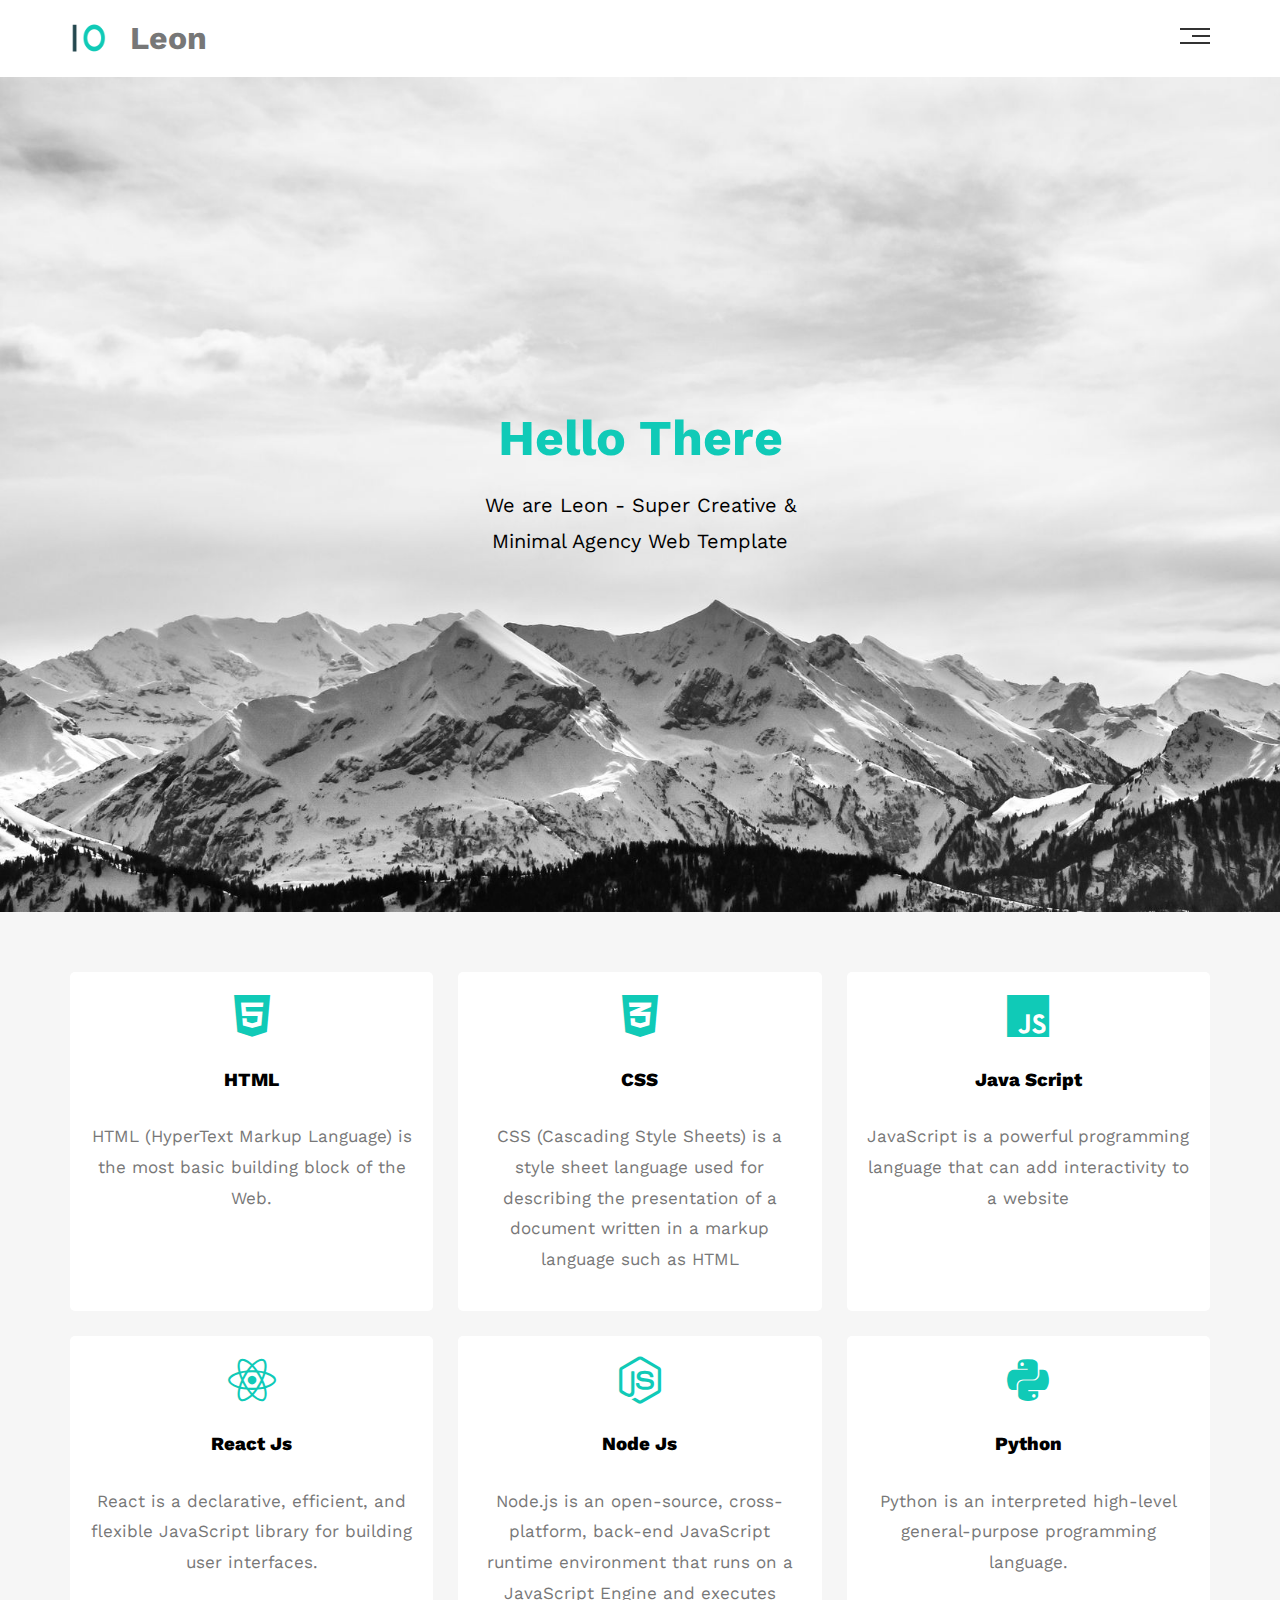
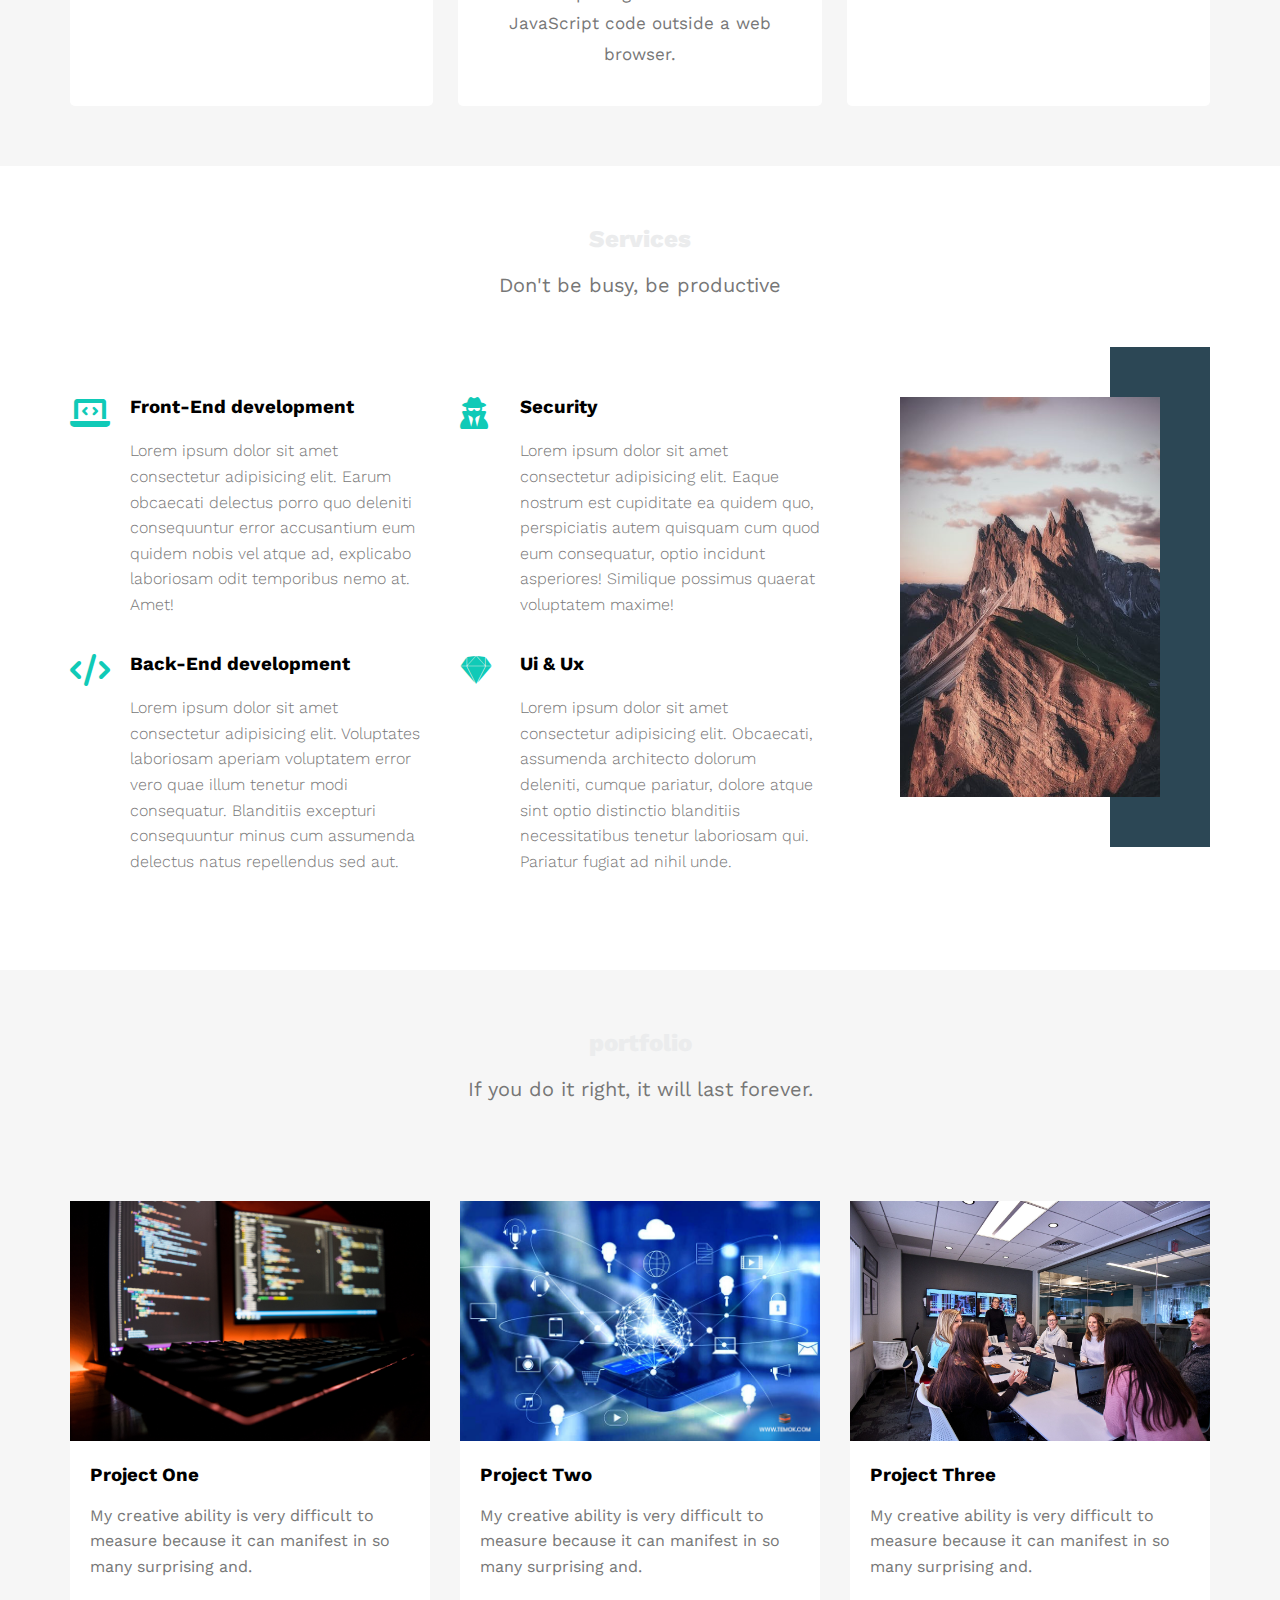
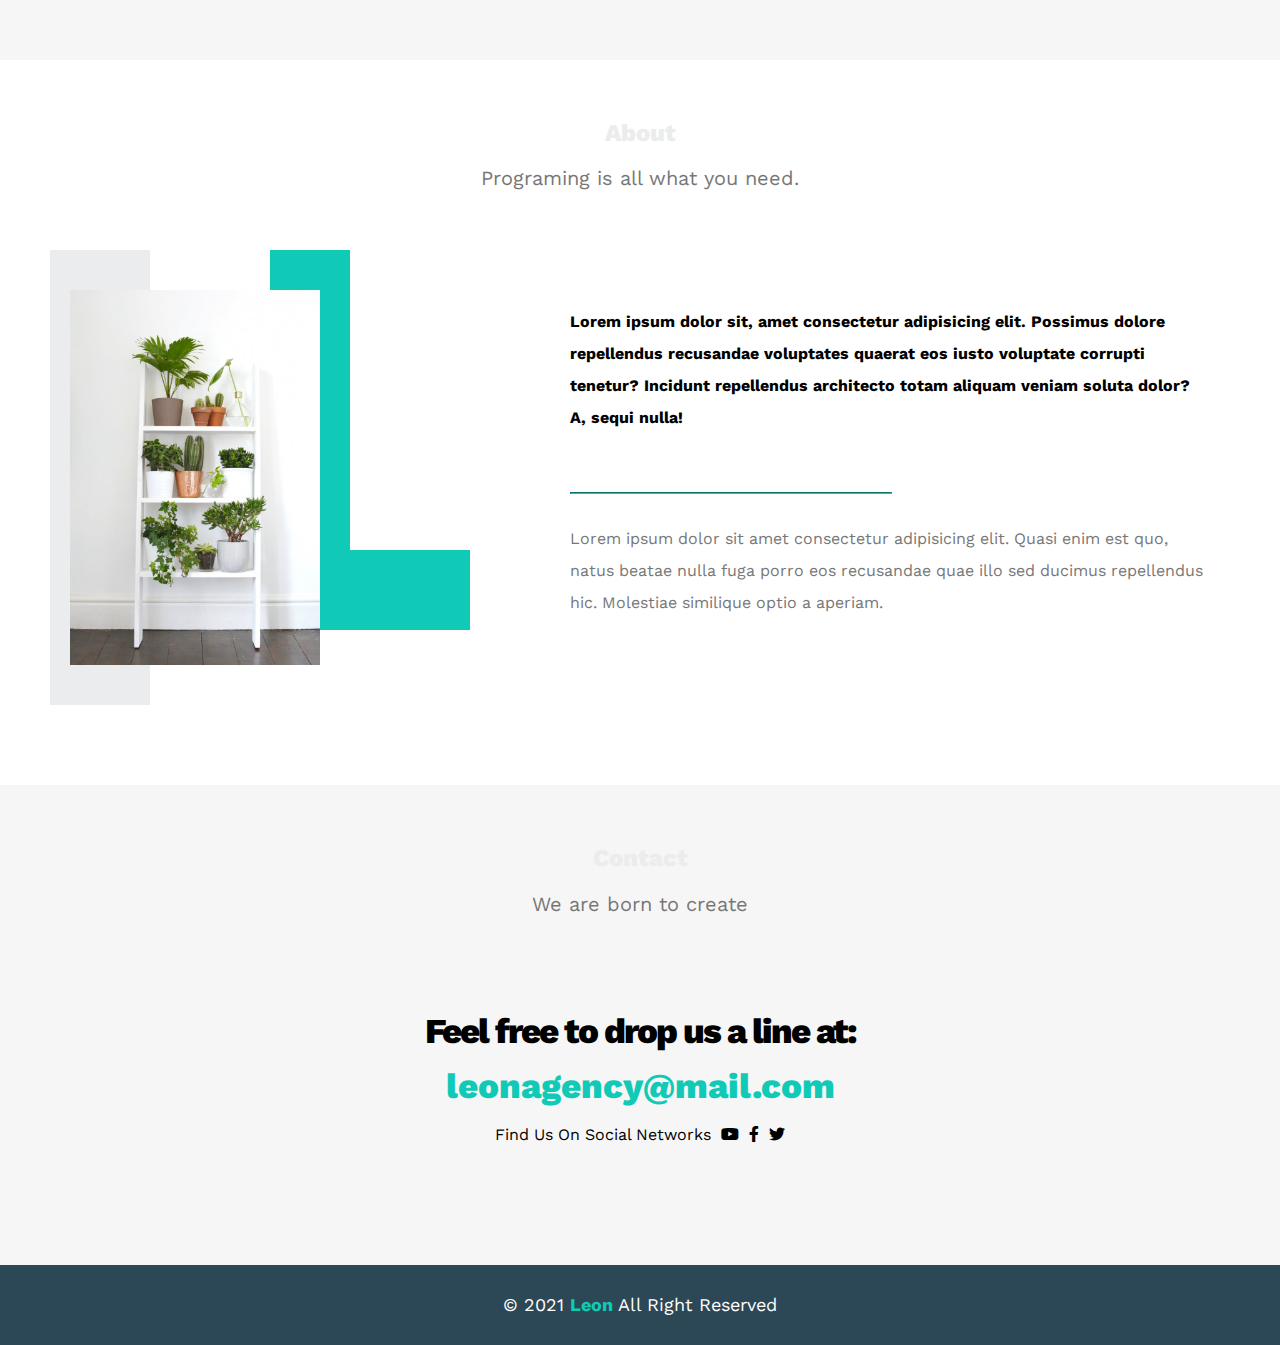
<file: index.html>
<!DOCTYPE html>
<html lang="en">
<head>
    <meta charset="UTF-8">
    <meta http-equiv="X-UA-Compatible" content="IE=edge">
    <meta name="viewport" content="width=device-width, initial-scale=1.0">
    <meta name="description" content="just click here">
    <!-- css folder -->
    <link rel="stylesheet" href="./css/style.css">
    <!-- render all elements normally -->
    <link rel="stylesheet" href="./css/normalize.css">
    <!-- Font Awesome Library -->
    <link rel="stylesheet" href="./css/all.min.css">
    <!-- google fonts "icons" -->
    <link rel="preconnect" href="https://fonts.googleapis.com">
    <link rel="preconnect" href="https://fonts.gstatic.com" crossorigin>
    <link href="https://fonts.googleapis.com/css2?family=Work+Sans:wght@200;300;400;500;600;700;800&display=swap" rel="stylesheet">
    <link rel="icon" href="./images/favicon_io/favicon.ico">
    <title>Leon</title>
</head>
<body>
    <!-- Start Header -->
    <header>
        <div class="container">
            <div class="logo">
                <img src="./images/logo.png" alt="">
                <h1>Leon</h1>
            </div>
            <div class="links">
                <span class="icon">
                    <span></span>
                    <span></span>
                    <span></span>
                </span>
                <!-- we can replace it by one logo -->
                <ul>
                    <li><a href="#services">Services</a></li>
                    <li><a href="#portfolio">Portfolio</a></li>
                    <li><a href="#about">About</a></li>
                    <li><a href="#contact">Contact</a></li>
                </ul>
            </div>
        </div>
    </header>
    <!-- End Header -->

    <!-- Start Landing Section -->
    <div class="landing">
        <div class="intero-text">
            <h1>Hello There</h1>
            <p>We are Leon - Super Creative & Minimal Agency Web Template</p>
        </div>
    </div>
    <!-- End Landing Section -->

    <!-- Start  Features -->
    <div class="features">
        <div class="container">
            <div class="feat">
                <i class="fa-brands fa-html5 fa-3x"></i>
                <h3>HTML</h3>
                <p>HTML (HyperText Markup Language) is the most basic building block of the Web.</p>
            </div>
            <div class="feat">
                <i class="fa-brands fa-css3-alt fa-3x"></i>
                <h3>CSS</h3>
                <p>CSS (Cascading Style Sheets) is a style sheet language used for describing the presentation of a document written in a markup language such as HTML</p>
            </div>
            <div class="feat">
                <i class="fa-brands fa-js fa-3x"></i>
                <h3>Java Script</h3>
                <p>JavaScript is a powerful programming language that can add interactivity to a website</p>
            </div>
            <div class="feat">
                <i class="fa-brands fa-react fa-3x"></i>
                <h3>React Js</h3>
                <p>React is a declarative, efficient, and flexible JavaScript library for building user interfaces.</p>
            </div>
            <div class="feat">
                <i class="fa-brands fa-node-js fa-3x"></i>
                <h3>Node Js</h3>
                <p>Node.js is an open-source, cross-platform, back-end JavaScript runtime environment that runs on a JavaScript Engine and executes JavaScript code outside a web browser.</p>
            </div>
            <div class="feat">
                <i class="fa-brands fa-python fa-3x"></i>
                <h3>Python</h3>
                <p>Python is an interpreted high-level general-purpose programming language.</p>
            </div>
        </div>
    </div>
    <!-- End  Features -->

    <!-- Start Services -->
    <div class="services" id="services">
        <div class="container">
            <h2 class="special-heading">Services</h2>
            <p>Don't be busy, be productive</p>
            <div class="services-content">
                <!-- Start Collomn 1 -->
                <div class="col">
                    <div class="srv">
                        <i class="fa-solid fa-laptop-code fa-2x"></i>
                        <div class="text">
                            <h3>Front-End development</h3>
                            <p>Lorem ipsum dolor sit amet consectetur adipisicing elit. Earum obcaecati delectus porro quo deleniti consequuntur error accusantium eum quidem nobis vel atque ad, explicabo laboriosam odit temporibus nemo at. Amet!</p>
                        </div>
                    </div>
                    <div class="srv">
                        <i class="fa-solid fa-code fa-2x"></i>
                        <div class="text">
                            <h3>Back-End development</h3>
                            <p>Lorem ipsum dolor sit amet consectetur adipisicing elit. Voluptates laboriosam aperiam voluptatem error vero quae illum tenetur modi consequatur. Blanditiis excepturi consequuntur minus cum assumenda delectus natus repellendus
                                sed aut.</p>
                        </div>
                    </div>
                </div>
                <!-- End Collomn 1 -->
                <!-- Start Collomn 2 -->
                <div class="col">
                    <div class="srv">
                        <i class="fa-solid fa-user-secret fa-2x"></i>
                        <div class="text">
                            <h3>Security</h3>
                            <p>Lorem ipsum dolor sit amet consectetur adipisicing elit. Eaque nostrum est cupiditate ea quidem quo, perspiciatis autem quisquam cum quod eum consequatur, optio incidunt asperiores! Similique possimus quaerat voluptatem maxime!</p>
                        </div>
                    </div>
                    <div class="srv">
                        <i class="fab fa-sketch fa-2x"></i>
                        <div class="text">
                            <h3>Ui & Ux</h3>
                            <p>Lorem ipsum dolor sit amet consectetur adipisicing elit. Obcaecati, assumenda architecto dolorum deleniti, cumque pariatur, dolore atque sint optio distinctio blanditiis necessitatibus tenetur laboriosam qui. Pariatur fugiat
                                ad nihil unde.</p>
                        </div>
                    </div>
                </div>
                <!-- End Collomn 2 -->
                <!-- Start Collomn 3 -->
                <div class="image">
                    <img src="./images/pexels-photo-1670187.jpeg" alt="">
                </div>
                <!-- End Collomn 3 -->
            </div>
        </div>
    </div>
    <!-- End Services -->

    <!-- Start Portfolio -->
    <div class="portfolio" id="portfolio">
        <div class="container">

            <h2 class="special-heading">portfolio</h2>
            <p>If you do it right, it will last forever.</p>
            <div class="portfolio-content">
                <div class="card">
                    <img src="./images/fotis-fotopoulos-DuHKoV44prg-unsplasho.jpg" alt="">
                    <div class="info">
                        <h3>Project One</h3>
                        <p>My creative ability is very difficult to measure because it can manifest in so many surprising and.</p>
                    </div>
                </div>
                <div class="card">
                    <img src="./images/busin1.jpg" alt="">
                    <div class="info">
                        <h3>Project Two</h3>
                        <p>My creative ability is very difficult to measure because it can manifest in so many surprising and.</p>
                    </div>
                </div>
                <div class="card">
                    <img src="./images/1579812558335.jfif" alt="">
                    <div class="info">
                        <h3>Project Three</h3>
                        <p>My creative ability is very difficult to measure because it can manifest in so many surprising and.</p>
                    </div>
                </div>
            </div>
        </div>
    </div>
    <!-- End Portfolio -->

    <!-- Start About -->
    <div class="about" id="about">
        <div class="container">
            <h2 class="special-heading">About</h2>
            <p>Programing is all what you need.</p>
            <div class="about-content">
                <div class="image">
                    <img src="./images/about.jpg" alt="">
                </div>
                <div class="text">
                    <p>Lorem ipsum dolor sit, amet consectetur adipisicing elit. Possimus dolore repellendus recusandae voluptates quaerat eos iusto voluptate corrupti tenetur? Incidunt repellendus architecto totam aliquam veniam soluta dolor? A, sequi nulla!</p>
                    <hr>
                    <p>Lorem ipsum dolor sit amet consectetur adipisicing elit. Quasi enim est quo, natus beatae nulla fuga porro eos recusandae quae illo sed ducimus repellendus hic. Molestiae similique optio a aperiam.</p>
                </div>
            </div>
        </div>
    </div>
    <!-- End About -->

    <!-- Start Contact -->
    <div class="contact" id="contact">
        <div class="container">
            <h2 class="special-heading">Contact</h2>
            <p>We are born to create</p>
            <div class="info">
                <p class="label">Feel free to drop us a line at:</p>
                <a href="mailto:leonagency@mail.com?subject=Contact" class="link">leonagency@mail.com</a>
                <div class="social">
                    Find Us On Social Networks
                    <i class="fa-brands fa-youtube"></i>
                    <i class="fa-brands fa-facebook-f"></i>
                    <i class="fa-brands fa-twitter"></i>
                </div>
            </div>
        </div>
    </div>
    <!-- End Contact -->

    <!-- Start Footer -->
    <div class="footer">
        &copy; 2021 <span>Leon</span> All Right Reserved
    </div>
    <!-- End Footer -->

    <!-- Start scroll -->
    <button class="scroll">Up</button>
    <!-- End scroll -->

    <script src="./app.js"></script>
</body>

</html>
</file>
<file: css/style.css>
/* Start Variables */
:root {
    --main-color: #10cab7;
    --secandary-color: #2c4755;
    --section-backround: #f6f6f6;
    --third-color: #777;
    --section-padding: 60px;
    --main-duration: .4s;
}
/* End Variables */
/* Start Global Rules */
* {
    -webkit-box-sizing: border-box;
    -moz-box-sizing: border-box;
    box-sizing: border-box;
}
body {
    font-family: 'Work Sans', sans-serif;
}
.container {
    padding-left: 15px;
    padding-right: 15px;
    margin-left: auto;
    margin-right: auto;
}
html {
    scroll-behavior: smooth;
}
/* Small Screen */
@media (min-width: 768px) {
    .container {
        width: 750px;
    }
}
/* Medium Screen */
@media (min-width: 992px) {
    .container {
        width: 970px;
    }
}
/* Large Screen */
@media (min-width: 1200px) {
    .container {
        width: 1170px;
    }
}
/* End Global Rules */
/* Start Componant */
.special-heading {
    /* font-size: 100px; */
    color: #ebeced;
    text-align: center;
    font-weight: 800;
    margin: 0;
}
.special-heading + p {
    margin: 20px 0 0;
    font-size: 20px;
    text-align: center;
    color: var(--third-color);
}
@media (max-width: 767px) {
    .special-heading {
        font-size: 60px;
    }
    .special-heading + p {
        margin-top: -10px;
    }
}
/* End Componant */
/* Start header */
header {
    padding: 20px;
}
header .container {
    display: flex;
    justify-content: space-between;
    align-items: center;
}
header .logo {
    display: flex;
    cursor: pointer;
    align-items: center;
}
header .logo h1 {
    margin: 0;
    color: #777;
}
header .logo img {
    width: 60px;
    height: 30px;
}
header .container .links {
    position: relative;
}
header .container .links .icon {
    width: 30px;
    display: flex;
    flex-wrap: wrap;
    justify-content: flex-end;
}
header .container .links:hover .icon :nth-child(2) {
    width: 100%;
}
header .container .links .icon span {
    background-color: #333;
    margin-bottom: 5px;   
    height: 2px;
}
header .container .links .icon span:nth-child(1) {
    width: 100%;
}
header .container .links .icon span:nth-child(2) {
    width: 60%;
    transition: var(--main-duration);
}
header .container .links .icon span:nth-child(3) {
    width: 100%;
}
header .container .links ul {
    position: absolute;
    list-style: none;
    margin: 0;
    padding: 0;
    background-color: var(--section-backround);
    min-width: 200px;
    right: 0;
    top: calc(100% + 15px);
    display: none;
    transition-delay: 2s;
    z-index: 1;
}
header .container .links:hover ul{
    display: block;
}
header .container .links ul::before {
    content: "";
    position: absolute;
    border-width: 10px;
    border-style: solid;
    border-color:transparent transparent var(--section-backround) transparent;
    right: 5px;
    top: -20px;
}
header .container .links ul li a {
    color: #333;
    text-decoration: none;
    display: block;
    padding: 15px;
    transition: var(--main-duration);
}
header .container .links ul li a:hover {
    padding-left: 25px;
    background-color: #eee;
}
header .container .links ul li:not(:last-child) {
    border-bottom: 1px solid #ddd;
}
/* End header */

/* Start Landing Section */
.landing {
    background-image: url(../images/24867-white-mountain-wallpaper-top-free-white-mountain-background.jpg);
    background-size: cover;
    height: calc(100vh - 65px);
    position: relative;
}
.landing .intero-text {
    top: 50%;
    left: 50%;
    position: absolute;
    text-align: center;
    transform: translate(-50% , -50%);
    width: 320px;
    max-width: 100%;
}
.landing .intero-text h1 {
    margin: 0;
    color: var(--main-color);
    font-weight: bold;
    font-size: 50px;
}
.landing .intero-text p {
    font-size: 20px;
    line-height: 1.8;
}
/* End Landing Section */

/* Start  Features */
.features {
    background-color: var(--section-backround);
    padding-top: var(--section-padding);
    padding-bottom: var(--section-padding);
}
.features .container {
    display: grid;
    grid-template-columns: repeat(auto-fill , minmax(300px, 1fr));
    gap: 25px;
}
.features .container .feat {
    padding: 20px;
    text-align: center;
    background-color: #fff;
    border-radius: 5px;
    transition: all 0.2s ease-in;
    cursor: pointer;
} 
.features .container .feat:hover {
    background-color: #eee;
}
.features .container .feat i {
    color: var(--main-color);
}
.features .container .feat h3 {
    font-weight: 800;
    margin: 30px 0;
}

.features .container .feat p {
    color: var(--third-color);
    line-height: 1.8;
    font-size: 17px;
}
/* End  Features */

/* Start Services */
.services {
    padding-top: var(--section-padding);
    padding-bottom: var(--section-padding);
}
.services .container .services-content {
    display: grid;
    grid-template-columns: repeat(auto-fill , minmax(300px, 1fr));
    gap: 30px;
    margin-top: 100px;
}
.services .container .services-content .col .srv {
    display: flex;
    margin-bottom: 20px;
}
@media (max-width: 767px) {
    .services .container .services-content .col .srv {
        flex-direction: column;
        text-align: center;
    }
}
.services .container .services-content .col .srv i {
    color: var(--main-color);
    flex-basis: 60px;
}
.services .container .services-content .col .srv .text {
    flex: 1;
}
.services .container .services-content .col .srv .text h3 {
    margin: 0 0 20px;
}
.services .container .services-content .col .srv .text p {
    color: var(--third-color);
    font-weight: 300;
    line-height: 1.6;
}
.services .container .services-content .image {
    text-align: center;
    position: relative;
    height: 400px;
}
.services .container .services-content .image::after {
    content: "";
    position: absolute;
    background-color: var(--secandary-color);
    width: 100px;
    height: calc(100% + 100px);
    right: 0;
    top: -50px;
    z-index: -1;
}
.services .container .services-content .image img {
    width: 260px;
    height: 400px;
}
@media (max-width: 1199px) {
    .image {
        display: none;
    }
}
/* End Services */

/* Start Portolio */
.portfolio {
    padding-top: var(--section-padding);
    padding-bottom: var(--section-padding);
    background-color: var(--section-backround);
}
.portfolio .container .portfolio-content {
    display: grid;
    grid-template-columns: repeat(auto-fill , minmax(300px, 1fr));
    gap: 30px;
    margin-top: 100px;
}
.portfolio .container .portfolio-content .card {
    background-color: white;
    cursor: pointer;
    position: relative;
}
.portfolio .container .portfolio-content .card::before {
    content: "";
    position: absolute;
    top: 0;
    left: 0;
    width: 100%;
    height: 100%;
    background-color: rgba(0, 0, 0, 0.06);
    opacity: 0;
    transition: all var(--main-duration) ease-in-out;
}
.portfolio .container .portfolio-content .card:hover::before {
    opacity: 1;
}
.portfolio .container .portfolio-content .card img {
    max-width: 100%;
}
.portfolio .container .portfolio-content .card .info {
    padding: 20px;
}
.portfolio .container .portfolio-content .card .info h3 {
    margin: 0;
}
.portfolio .container .portfolio-content .card .info p {
    color: var(--third-color);
    line-height: 1.6;
    margin-bottom: 0;
}
/* End Portolio */

/* Start About */
.about {
    padding-top: var(--section-padding);
    padding-bottom: calc(var(--section-padding) + 60px);
}
.about .container .about-content {
    display: flex;
    flex-wrap: wrap;
    justify-content: space-between;
    margin-top: 100px;
}
@media (max-width: 991px) {
    .about .container .about-content {
        flex-direction: column;
        text-align: center;
    }
}
.about .container .about-content .image {
    position: relative;
    width: 250px;
    height: 375px;
}
@media (max-width: 991px) {
    .about .container .about-content .image {
        margin: 0 auto 60px;
    }
}
/* This problem only with ME, when the display's width become under 1199px the "before & after" disapear */
@media (max-width: 1199px) {
    .about .container .about-content .image {
        display: block;
    }
}
/* Fixed */
.about .container .about-content .image::before {
    content: "";
    position: absolute;
    background-color: #ebeced;
    height: calc(100% + 80px);
    width: 100px;
    top: -40px;
    left: -20px;
    z-index: -1; 
}
.about .container .about-content .image::after {
    content: "";
    position: absolute;
    height: 300px ;
    width: 120px;
    border-left: 80px solid var(--main-color);
    border-bottom: 80px solid var(--main-color);
    z-index: -1;
    right: -150px;
    top: -40px;
}
@media (max-width: 991px) {
    .about .container .about-content .image::before,
    .about .container .about-content .image::after {
        display: none;
    }
}
.about .container .about-content .image img {
    max-width: 100%;
}
.about .container .about-content .text {
    flex-basis: calc(100% - 500px);
}
.about .container .about-content .text p:first-of-type {
    font-weight: bold;
    line-height: 2;
    margin-bottom: 50px;
}
.about .container .about-content .text p:last-of-type {
    line-height: 2;
    color: var(--third-color);
}
.about .container .about-content .text hr {
    border-color: var(--main-color);
    display: inline-block;
    width: 50%;
} 
/* End About */

/* Start Contact */
.contact {
    padding-top: var(--section-padding);
    padding-bottom: var(--section-padding);
    background-color: var(--section-backround);
}
.contact .container .info {
    padding-top: var(--section-padding);
    padding-bottom: var(--section-padding);
    text-align: center;
}
.contact .container .info .label {
    font-size: 35px;
    font-weight: 800;
    color: var(--secondary-color);
    letter-spacing: -2px;
    margin-bottom: 15px;
}
.contact .container .info .link {
    display: block;
    font-size: 35px;
    font-weight: 800;
    color: var(--main-color);
    text-decoration: none;
}
.contact .container .info .social {
    display: flex;
    justify-content: center;
    margin-top: 20px;
    font-size: 16px;
}
.contact .container .info .social i {
    margin-left: 10px;
    color: var(--secondary-color);
}
@media (max-width: 767px) {
    .contact .container .info .label,
    .contact .container .info .link {
        font-size: 25px;
    }
}
/* End Contact */

/* Start Footer */
.footer {
    background-color: var(--secandary-color);
    color: white;
    padding: 30px 10px;
    text-align: center;
    font-size: 18px;
}
.footer span {
    color: var(--main-color);
    font-weight: bold;
}
/* End Footer */

/* Start scroll */
.scroll {
    border: none;
    border-radius: 50%;
    color: white;
    background-color: var(--main-color);
    width: 30px;
    height: 30px;
    font-weight: bold;
    display: none;
    position: fixed;
    right: 10px;
    bottom: 20px;
    cursor: pointer;
}
/* End scroll */
</file>
